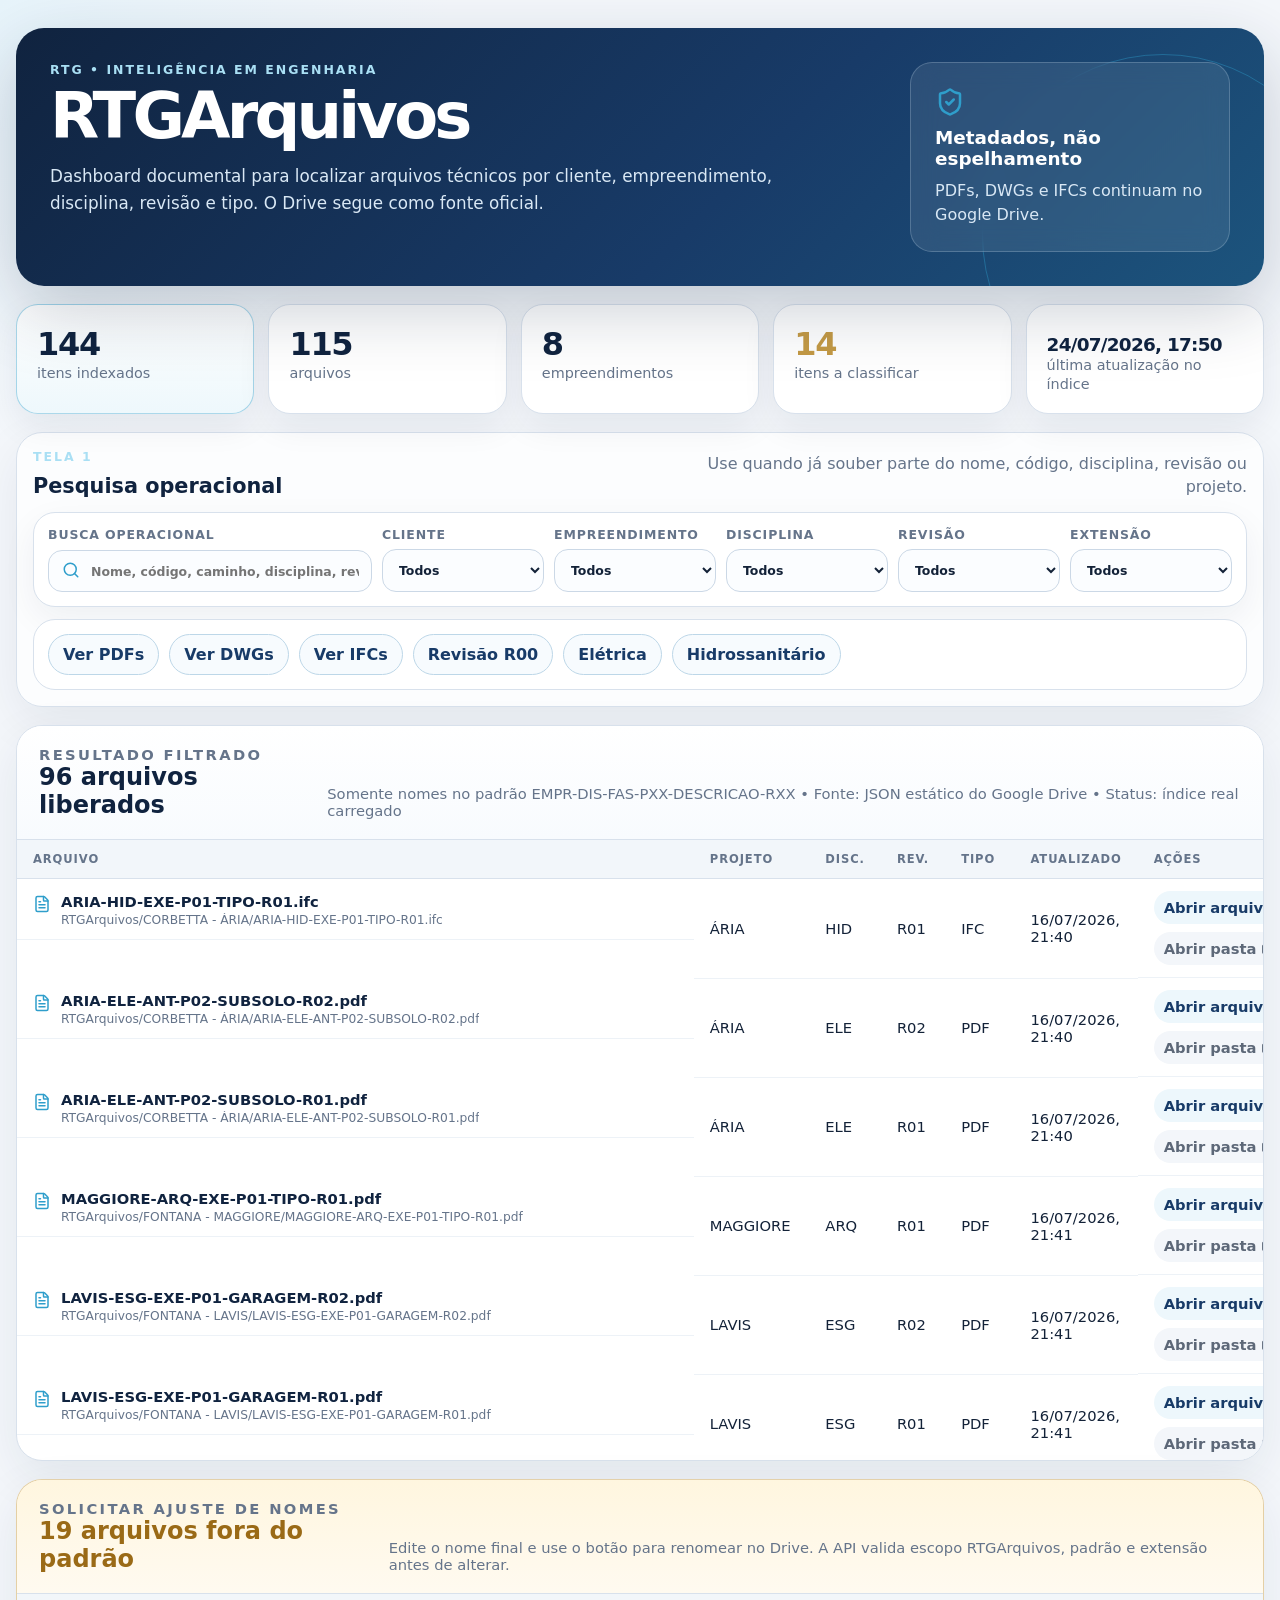
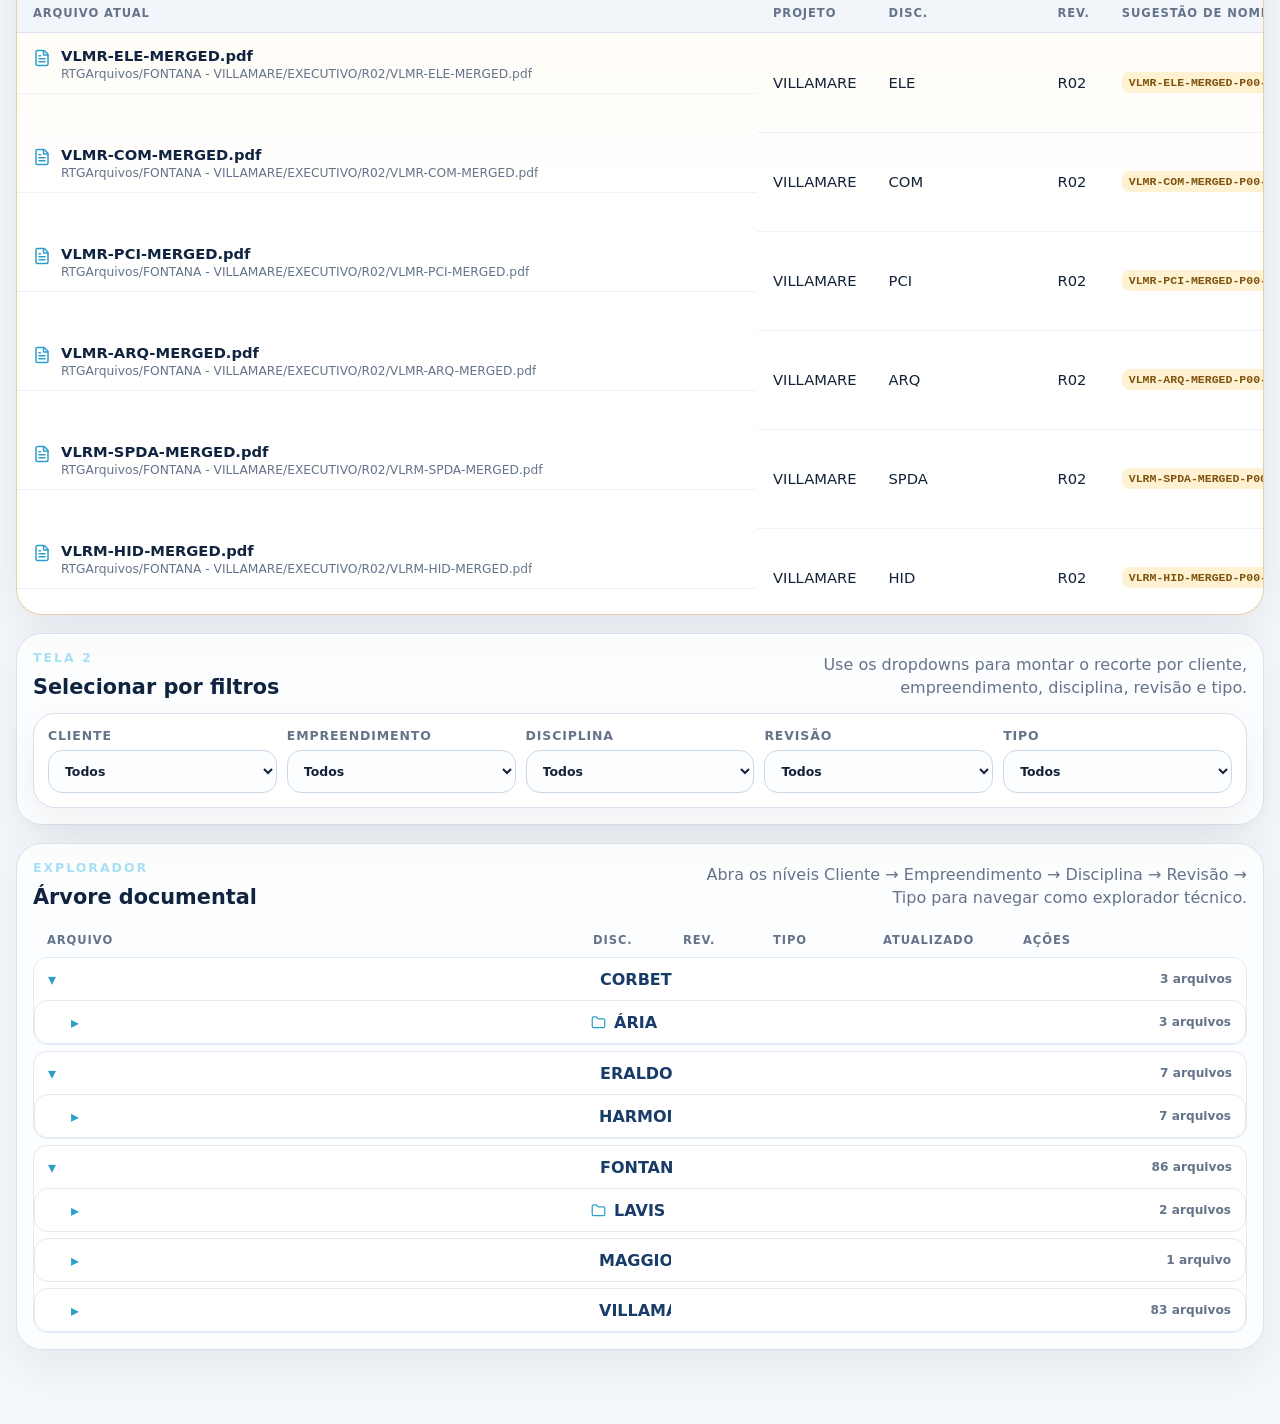
<file: index.html>
<!doctype html>
<html lang="pt-BR">
  <head>
    <meta charset="UTF-8" />
    <meta name="viewport" content="width=device-width, initial-scale=1.0" />
    <meta name="description" content="RTGArquivos — leitor e organizador dos arquivos da RTG no Google Drive." />
    <link rel="icon" href="/favicon.ico?v=rtg-20260806" sizes="any" />
    <link rel="icon" type="image/png" href="/favicon.png?v=rtg-20260806" />
    <link rel="apple-touch-icon" href="/favicon.png?v=rtg-20260806" />
    <title>RTGArquivos — Leitor Google Drive</title>
    <script type="module" crossorigin src="/assets/index-GOh7C82I.js"></script>
    <link rel="stylesheet" crossorigin href="/assets/index-dJjTGuCQ.css">
  </head>
  <body>
    <div id="root"></div>
  </body>
</html>
</file>
<file: assets/index-dJjTGuCQ.css>
:root{color:#132238;font-synthesis:none;text-rendering:optimizelegibility;-webkit-font-smoothing:antialiased;--rtg-navy:#10233f;--rtg-blue:#183b68;--rtg-cyan:#2f9ecb;--rtg-sky:#d9eef8;--rtg-ice:#f4f7fb;--rtg-card:#fff;--rtg-line:#d8e1ec;--rtg-text:#132238;--rtg-muted:#65748a;--rtg-gold:#c49a45;background:#f4f7fb;font-family:Inter,ui-sans-serif,system-ui,-apple-system,BlinkMacSystemFont,Segoe UI,sans-serif}*{box-sizing:border-box}body{background:radial-gradient(circle at top left, #e7f4fb 0, transparent 28rem), var(--rtg-ice);min-width:320px;min-height:100vh;margin:0}button,input,select{font:inherit}button{cursor:pointer}a{color:inherit}.app-shell{width:min(1420px,100% - 32px);margin:0 auto;padding:28px 0 56px}.hero{color:#fff;background:linear-gradient(135deg, var(--rtg-navy), var(--rtg-blue) 58%, #1c547d);border-radius:28px;grid-template-columns:1fr 320px;align-items:stretch;gap:24px;padding:34px;display:grid;position:relative;overflow:hidden;box-shadow:0 24px 70px #10233f38}.hero:after{content:"";border:1px solid #2f9ecb6b;border-radius:50%;width:360px;height:360px;position:absolute;inset:auto -80px -130px auto}.eyebrow{color:#a9dff4;letter-spacing:.16em;text-transform:uppercase;margin:0 0 10px;font-size:.78rem;font-weight:800}h1{letter-spacing:-.06em;margin:0;font-size:clamp(2.5rem,5vw,5rem);line-height:.92}h2{color:var(--rtg-navy);margin:0}.hero p:not(.eyebrow){color:#d9e8f5;max-width:760px;font-size:1.05rem;line-height:1.65}.privacy-card{z-index:1;-webkit-backdrop-filter:blur(12px);backdrop-filter:blur(12px);background:#ffffff17;border:1px solid #d9eef838;border-radius:22px;flex-direction:column;gap:10px;padding:24px;display:flex;position:relative}.privacy-card svg{color:var(--rtg-cyan);width:30px;height:30px}.privacy-card strong{font-size:1.15rem}.privacy-card span{color:#d9e8f5;line-height:1.5}.workspace-section{border:1px solid var(--rtg-line);background:#ffffffc7;border-radius:26px;margin:18px 0;padding:16px;box-shadow:0 16px 50px #10233f12}.workspace-heading{justify-content:space-between;align-items:end;gap:18px;margin-bottom:14px;display:flex}.workspace-heading h2{font-size:1.3rem}.workspace-heading span{color:var(--rtg-muted);text-align:right;max-width:560px;line-height:1.45}.command-center{grid-template-columns:repeat(5,1fr);gap:14px;margin:18px 0;display:grid}.metric{border:1px solid var(--rtg-line);background:var(--rtg-card);border-radius:22px;padding:20px;box-shadow:0 12px 34px #10233f12}.metric strong{color:var(--rtg-navy);letter-spacing:-.04em;font-size:clamp(1.5rem,2.5vw,2.4rem);display:block}.metric span{color:var(--rtg-muted);font-size:.9rem}.metric.primary{background:linear-gradient(#fff,#eef8fc);border-color:#2f9ecb66}.metric.alert strong{color:var(--rtg-gold)}.metric.wide strong{padding-top:9px;font-size:1.15rem}.quick-actions{border:1px solid var(--rtg-line);background:#fff;border-radius:22px;flex-wrap:wrap;gap:10px;margin-top:12px;padding:14px;display:flex}.quick-actions button{color:var(--rtg-blue);background:#f7fbfe;border:1px solid #bdd7e8;border-radius:999px;padding:10px 14px;font-weight:800}.quick-actions button:hover{border-color:var(--rtg-cyan);color:var(--rtg-navy);background:var(--rtg-sky)}.branch-grid{grid-template-columns:repeat(5,minmax(0,1fr));gap:10px;display:grid}.branch-panel{border:1px solid var(--rtg-line);background:#fff;border-radius:22px;min-width:0;padding:12px;box-shadow:0 12px 34px #10233f0f}.section-title{align-items:center;gap:7px;margin-bottom:10px;display:flex}.section-title svg{color:var(--rtg-cyan)}.section-title h2{font-size:.88rem}.branch-list{gap:7px;display:grid}.branch-item{text-align:left;background:#fbfdff;border:1px solid #e4ebf3;border-radius:15px;padding:9px;transition:all .15s}.branch-item:hover{background:#f1f8fc;border-color:#9ecde1;transform:translateY(-1px)}.branch-item strong{color:var(--rtg-navy);white-space:nowrap;text-overflow:ellipsis;font-size:.82rem;display:block;overflow:hidden}.branch-item span{color:var(--rtg-muted);margin-top:3px;font-size:.7rem;line-height:1.25;display:block}.filters{border:1px solid var(--rtg-line);background:#fff;border-radius:22px;grid-template-columns:minmax(320px,2fr) repeat(5,minmax(128px,1fr));gap:10px;padding:14px;display:grid;box-shadow:0 12px 34px #10233f0f}.filter-dropdowns{border:1px solid var(--rtg-line);background:#fff;border-radius:22px;grid-template-columns:repeat(5,minmax(150px,1fr));gap:10px;padding:14px;display:grid;box-shadow:0 12px 34px #10233f0f}.secondary-filter-grid{margin-top:4px}.search-field,.filter-field{color:var(--rtg-muted);text-transform:uppercase;letter-spacing:.07em;gap:7px;font-size:.78rem;font-weight:800;display:grid}.search-field{position:relative}.search-field svg{color:var(--rtg-cyan);width:18px;height:18px;position:absolute;bottom:13px;left:14px}input,select{width:100%;color:var(--rtg-text);background:#fbfdff;border:1px solid #cbd8e6;border-radius:14px;outline:none;padding:12px}input{padding-left:42px}input:focus,select:focus{border-color:var(--rtg-cyan);box-shadow:0 0 0 4px #2f9ecb24}.results-panel{border:1px solid var(--rtg-line);background:#fff;border-radius:26px;margin-top:18px;overflow:hidden;box-shadow:0 16px 50px #10233f14}.results-header{border-bottom:1px solid var(--rtg-line);background:linear-gradient(#fff,#f8fbfe);justify-content:space-between;align-items:end;gap:18px;padding:20px 22px;display:flex}.results-header p{color:var(--rtg-muted);margin:0;font-size:.92rem}.rename-panel{background:linear-gradient(#fffaf0 0%,#fff 45%);border-color:#c49a4573}.rename-panel .results-header{background:linear-gradient(#fff6df,#fffaf0)}.rename-panel h2{color:#9a6a16}.rename-table{max-height:440px}.rename-panel code{color:#7d530f;white-space:nowrap;background:#fff2d2;border-radius:8px;padding:4px 7px;font-size:.72rem;font-weight:900;display:inline-block}.rename-input-cell{min-width:360px}.rename-input-cell input{min-width:320px;padding-left:12px;font-family:ui-monospace,SFMono-Regular,Menlo,Monaco,Consolas,monospace;font-size:.78rem;font-weight:800}.rename-input-cell small{color:var(--rtg-muted);margin-top:6px;font-size:.72rem;line-height:1.25;display:block}.rename-input-cell .rename-status{color:#9a4b16;font-weight:850}.rename-input-cell .rename-status.ok{color:var(--rtg-blue)}.rename-button{cursor:pointer;font:inherit;border:0}.rename-button:disabled{cursor:not-allowed;opacity:.55;filter:grayscale(.25)}.table-wrap{max-height:620px;overflow:auto}.results-table{border-collapse:collapse;width:100%;font-size:.92rem}th{z-index:1;text-align:left;color:var(--rtg-muted);letter-spacing:.08em;text-transform:uppercase;border-bottom:1px solid var(--rtg-line);white-space:nowrap;background:#f2f6fa;padding:12px 16px;font-size:.72rem;position:sticky;top:0}td{color:var(--rtg-text);vertical-align:middle;border-bottom:1px solid #edf2f7;padding:12px 16px}tr:hover td{background:#f8fbfe}.name-cell{align-items:flex-start;gap:10px;min-width:360px;display:flex}.name-cell svg{color:var(--rtg-cyan);width:18px;height:18px;margin-top:2px}.name-cell strong{color:var(--rtg-navy);white-space:nowrap;text-overflow:ellipsis;max-width:520px;display:block;overflow:hidden}.name-cell small{color:var(--rtg-muted);white-space:nowrap;text-overflow:ellipsis;max-width:680px;margin-top:3px;display:block;overflow:hidden}.open-link{color:var(--rtg-blue);white-space:nowrap;background:#edf7fc;border-radius:999px;align-items:center;gap:5px;padding:8px 10px;font-weight:800;text-decoration:none;display:inline-flex}.open-link:hover{background:var(--rtg-sky);color:var(--rtg-navy)}.actions-cell{flex-wrap:wrap;gap:8px;min-width:220px;display:flex}.open-link.secondary{color:#5d6878;background:#f3f6fa}.open-link.secondary:hover{color:var(--rtg-navy);background:#e8eef5}.table-note{color:var(--rtg-muted);margin:0;padding:12px 18px 18px;font-size:.88rem}.explorer-workspace{margin-top:18px}.tree-table-head{color:var(--rtg-muted);letter-spacing:.08em;text-transform:uppercase;grid-template-columns:minmax(340px,1.7fr) 80px 80px 100px 130px 210px;gap:10px;padding:10px 14px;font-size:.72rem;font-weight:900;display:grid}.tree-level{gap:6px;display:grid}.tree-node{background:#fff;border:1px solid #e2eaf3;border-radius:14px;overflow:hidden}.tree-node summary{cursor:pointer;min-height:42px;padding:9px 14px 9px calc(14px + (var(--depth) * 22px));color:var(--rtg-blue);grid-template-columns:minmax(340px,1.7fr) 80px 80px 100px 130px 210px;align-items:center;gap:10px;font-weight:850;list-style:none;display:grid}.tree-node summary::-webkit-details-marker{display:none}.tree-node summary:before{content:"▸";color:var(--rtg-cyan);margin-right:7px}.tree-node[open]>summary:before{content:"▾"}.tree-name{text-overflow:ellipsis;white-space:nowrap;align-items:center;gap:8px;min-width:0;display:inline-flex;overflow:hidden}.tree-name svg{color:var(--rtg-cyan)}.tree-meta{color:var(--rtg-muted);grid-column:6;justify-self:end;font-size:.76rem;font-weight:800}.tree-files{background:#f8fbff;gap:4px;padding:0 10px 10px;display:grid}.tree-file{min-height:40px;color:var(--rtg-muted);background:#fff;border:1px solid #e6edf5;border-radius:12px;grid-template-columns:minmax(340px,1.7fr) 80px 80px 100px 130px 210px;align-items:center;gap:10px;padding:8px 12px 8px 76px;font-size:.82rem;display:grid}.tree-file-name{color:var(--rtg-navy);text-overflow:ellipsis;white-space:nowrap;align-items:center;gap:8px;min-width:0;font-weight:800;display:inline-flex;overflow:hidden}.tree-file-name svg{color:var(--rtg-blue)}.tree-actions{flex-wrap:wrap;justify-content:flex-end;gap:6px;display:flex}.tree-actions a{color:var(--rtg-blue);background:#f9fcff;border:1px solid #c9d9e8;border-radius:999px;padding:6px 9px;font-size:.72rem;font-weight:850;text-decoration:none}.tree-actions a:hover{color:#fff;background:var(--rtg-blue);border-color:var(--rtg-blue)}@media (width<=1240px){.branch-grid,.filters,.filter-dropdowns{grid-template-columns:repeat(3,1fr)}.search-field{grid-column:1/-1}}@media (width<=1100px){.hero{grid-template-columns:1fr}.command-center,.branch-grid{grid-template-columns:repeat(2,1fr)}.workspace-heading{flex-direction:column;align-items:flex-start}.workspace-heading span{text-align:left}}@media (width<=720px){.app-shell{width:min(100% - 20px,1420px);padding-top:10px}.hero{border-radius:20px;padding:24px}.command-center,.branch-grid,.filters,.filter-dropdowns{grid-template-columns:1fr}.results-header{flex-direction:column;align-items:flex-start}.name-cell{min-width:260px}}
</file>
